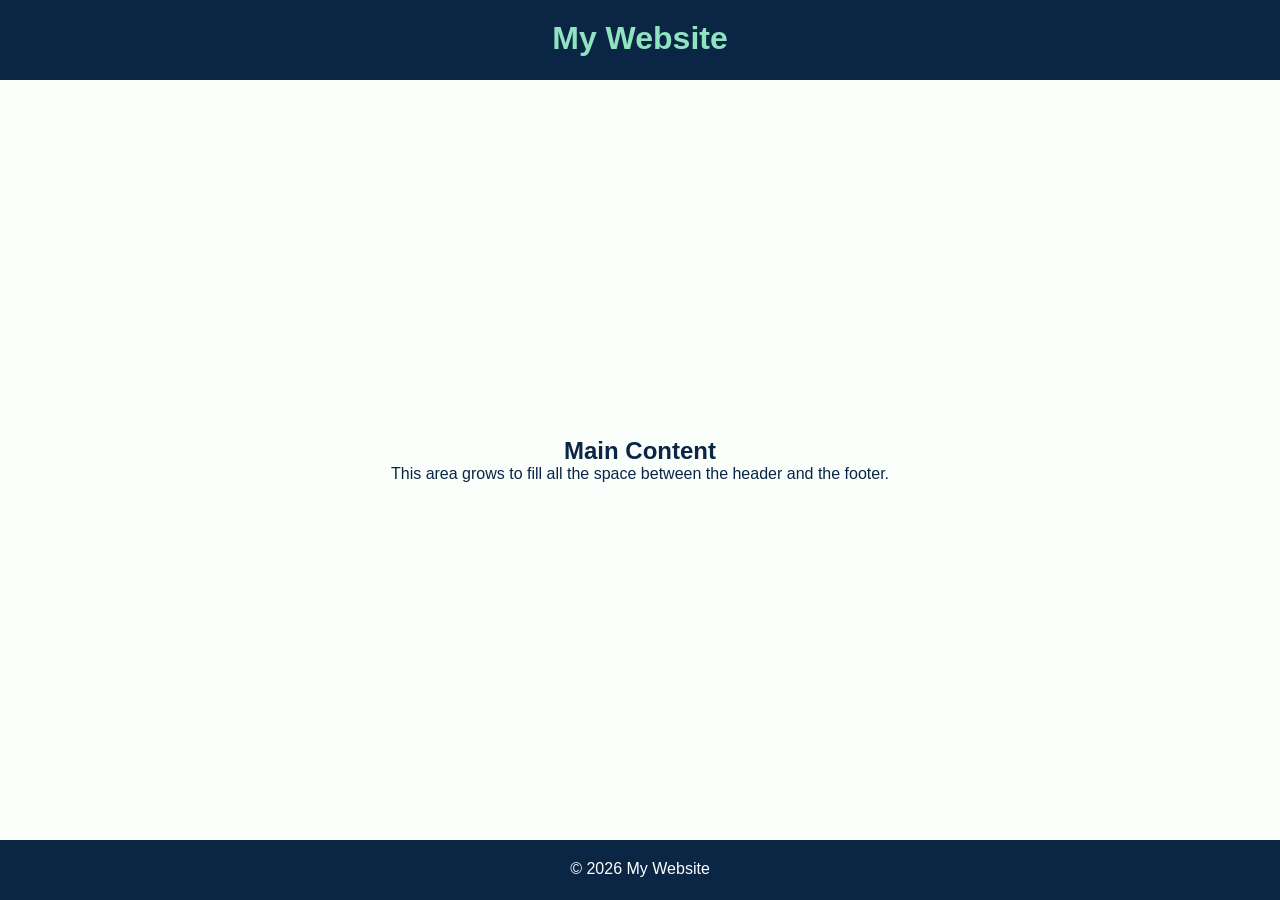
<file: level-1-deborah/index.html>
<!DOCTYPE html>
<html lang="en">
<head>
  <meta charset="UTF-8">
  <meta name="viewport" content="width=device-width, initial-scale=1">
  <title>Level 1: Basic Layout</title>

  <!-- To switch layouts: keep only ONE stylesheet line active and comment out the others. -->
  <!-- <link rel="stylesheet" href="css/flexbox.css"> -->
  <!-- <link rel="stylesheet" href="css/grid.css"> -->
  <link rel="stylesheet" href="css/style1.css">
</head>
<body>
  <header>
    <h1>My Website</h1>
  </header>

  <main>
    <h2>Main Content</h2>
    <p>This area grows to fill all the space between the header and the footer.</p>
  </main>

  <footer>
    <p>&copy; 2026 My Website</p>
  </footer>
</body>
</html>
</file>
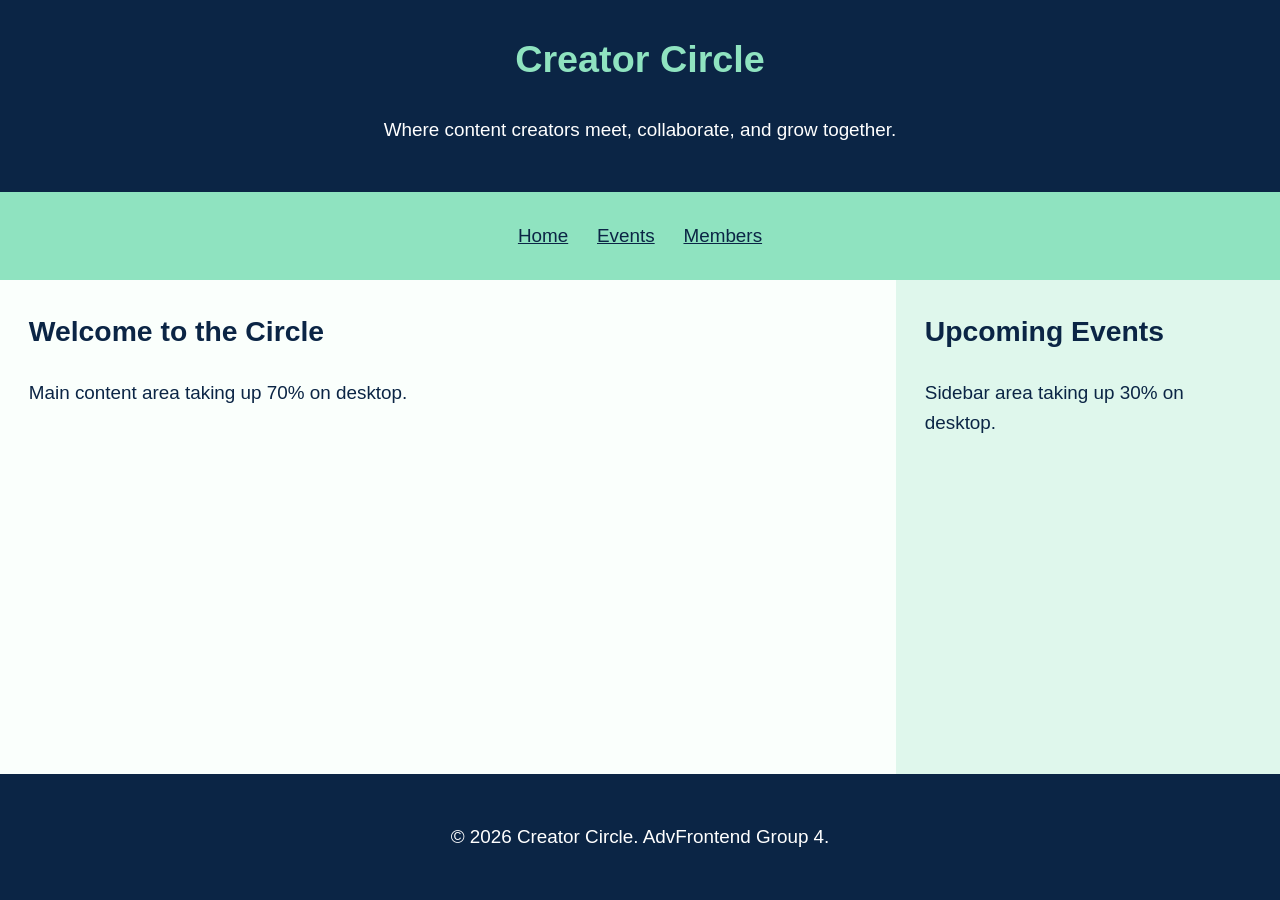
<file: level-2-multi-column/index.html>
<!DOCTYPE html>
<html lang="en">

<head>
    <meta charset="UTF-8">
    <meta name="viewport" content="width=device-width, initial-scale=1">
    <title>Creator Circle | Flexbox vs Grid</title>

    <!-- this adds basic colors and spacing to the page -->
    <style>
        :root {
            --color-dark: #0b2545;
            --color-mint: #8fe3c0;
            --color-sidebar: #dff7ec;
            --color-main: #fafffc;
            --color-light: #ffffff;
            --space: clamp(1rem, 0.6rem + 1.5vw, 2rem);
        }

        * {
            box-sizing: border-box;
        }

        body {
            margin: 0;
            font-family: Arial, Helvetica, sans-serif;
            font-size: clamp(1rem, 0.9rem + 0.35vw, 1.25rem);
            line-height: 1.6;
            color: var(--color-dark);
            background: var(--color-sidebar);
        }

        h1,
        h2,
        h3,
        h4 {
            margin-top: 0;
        }

        header,
        nav,
        aside,
        main,
        footer {
            padding: var(--space);
        }

        a {
            color: var(--color-dark);
        }

        .header,
        .footer {
            background: var(--color-dark);
            color: var(--color-light);
            text-align: center;
        }

        .header h1 {
            color: var(--color-mint);
        }

        .nav {
            background: var(--color-mint);
        }

        .main {
            background: var(--color-main);
        }

        .sidebar {
            background: var(--color-sidebar);
        }

        .nav__list {
            display: flex;
            justify-content: center;
            gap: var(--space);
            margin: 0;
            padding: 0;
            list-style: none;
        }
    </style>

    <!-- remove one of the comment tags here to try out flexbox or grid -->
    <!-- <link rel="stylesheet" href="flexbox-style.css"> -->
    <link rel="stylesheet" href="grid-style.css">

</head>

<body>

    <div class="page">
        <header class="header">
            <h1>Creator Circle</h1>
            <p>Where content creators meet, collaborate, and grow together.</p>
        </header>

        <nav class="nav">
            <ul class="nav__list">
                <li><a href="#">Home</a></li>
                <li><a href="#">Events</a></li>
                <li><a href="#">Members</a></li>
            </ul>
        </nav>

        <div class="content">
            <main class="main">
                <h2>Welcome to the Circle</h2>
                <p>Main content area taking up 70% on desktop.</p>
            </main>

            <aside class="sidebar">
                <h2>Upcoming Events</h2>
                <p>Sidebar area taking up 30% on desktop.</p>
            </aside>
        </div>

        <footer class="footer">
            <p>&copy; 2026 Creator Circle. AdvFrontend Group 4.</p>
        </footer>
    </div>

</body>

</html>
</file>
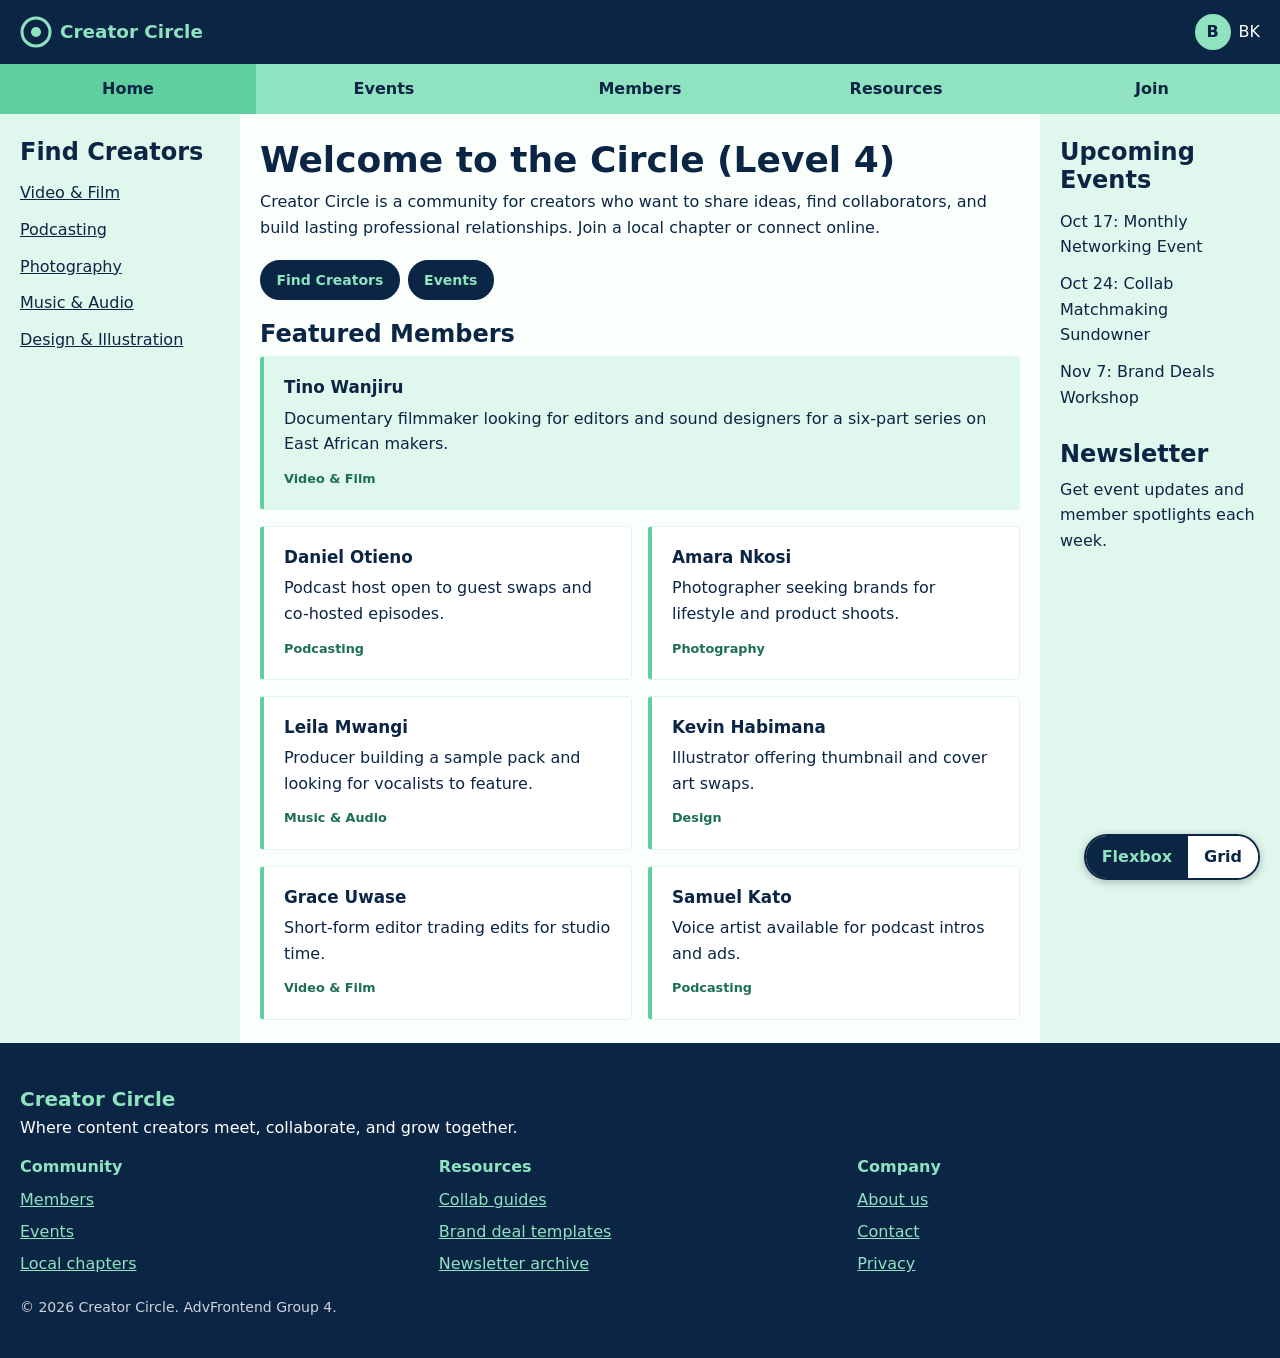
<file: level-4-holy-grail/index.html>
<!DOCTYPE html>
<html lang="en">
<head>
  <meta charset="UTF-8">
  <meta name="viewport" content="width=device-width, initial-scale=1">
  <title>Creator Circle | Level 4 Holy Grail</title>

  <!-- for shared typography, components, etc.. -->
  <link rel="stylesheet" href="css/base.css">
  <!-- layout technique used -->
  <script>
    const layout = new URLSearchParams(location.search).get('layout') === 'grid' ? 'grid' : 'flexbox';
    document.write(`<link rel="stylesheet" href="css/${layout}-style.css">`);
  </script>
</head>
<body>

  <div class="layout-switch" role="group" aria-label="Choose layout technique">
    <a href="?layout=flexbox" data-layout="flexbox">Flexbox</a>
    <a href="?layout=grid" data-layout="grid">Grid</a>
  </div>

  <div class="page">

    <!-- fixed header -->
    <header class="site-header">
      <a class="brand" href="#" aria-label="Creator Circle home">
        <svg viewBox="0 0 32 32" aria-hidden="true">
          <circle cx="16" cy="16" r="14" fill="none" stroke="currentColor" stroke-width="3"/>
          <circle cx="16" cy="16" r="5" fill="currentColor"/>
        </svg>
        <span>Creator Circle</span>
      </a>

      <details class="user-menu">
        <summary>
          <span class="user-menu__avatar" aria-hidden="true">B</span>
          <span class="user-menu__name">BK</span>
        </summary>
        <ul class="user-menu__panel">
          <li><a href="#">My profile</a></li>
          <li><a href="#">Settings</a></li>
          <li><a href="#">Sign out</a></li>
        </ul>
      </details>
    </header>

    <nav class="nav" aria-label="Main navigation">
      <ul class="nav__list">
        <li><a href="#" aria-current="page">Home</a></li>
        <li><a href="#">Events</a></li>
        <li><a href="#">Members</a></li>
        <li><a href="#">Resources</a></li>
        <li><a href="#">Join</a></li>
      </ul>
    </nav>

    <div class="content">
      <aside class="sidebar sidebar--left" id="sidebar-left" aria-label="Browse creators by niche">
        <h2>Find Creators</h2>
        <ul>
          <li><a href="#">Video &amp; Film</a></li>
          <li><a href="#">Podcasting</a></li>
          <li><a href="#">Photography</a></li>
          <li><a href="#">Music &amp; Audio</a></li>
          <li><a href="#">Design &amp; Illustration</a></li>
        </ul>
      </aside>

      <main class="main">
        <h1>Welcome to the Circle (Level 4)</h1>
        <p>Creator Circle is a community for creators who want to share ideas, find collaborators, and build lasting professional relationships. Join a local chapter or connect online.</p>

        <!-- sidebars collapse and expand with these buttons below -->
        <div class="toolbar" role="group" aria-label="Show or hide sidebars">
          <button type="button" data-toggle="left" aria-controls="sidebar-left" aria-expanded="true">Find Creators</button>
          <button type="button" data-toggle="right" aria-controls="sidebar-right" aria-expanded="true">Events</button>
        </div>

        <section class="featured" aria-labelledby="featured-title">
          <h2 id="featured-title">Featured Members</h2>
          <div class="card-grid">
            <article class="card card--featured">
              <h3>Tino Wanjiru</h3>
              <p>Documentary filmmaker looking for editors and sound designers for a six-part series on East African makers.</p>
              <footer class="card__tag">Video &amp; Film</footer>
            </article>
            <article class="card">
              <h3>Daniel Otieno</h3>
              <p>Podcast host open to guest swaps and co-hosted episodes.</p>
              <footer class="card__tag">Podcasting</footer>
            </article>
            <article class="card">
              <h3>Amara Nkosi</h3>
              <p>Photographer seeking brands for lifestyle and product shoots.</p>
              <footer class="card__tag">Photography</footer>
            </article>
            <article class="card">
              <h3>Leila Mwangi</h3>
              <p>Producer building a sample pack and looking for vocalists to feature.</p>
              <footer class="card__tag">Music &amp; Audio</footer>
            </article>
            <article class="card">
              <h3>Kevin Habimana</h3>
              <p>Illustrator offering thumbnail and cover art swaps.</p>
              <footer class="card__tag">Design</footer>
            </article>
            <article class="card">
              <h3>Grace Uwase</h3>
              <p>Short-form editor trading edits for studio time.</p>
              <footer class="card__tag">Video &amp; Film</footer>
            </article>
            <article class="card">
              <h3>Samuel Kato</h3>
              <p>Voice artist available for podcast intros and ads.</p>
              <footer class="card__tag">Podcasting</footer>
            </article>
          </div>
        </section>
      </main>

      <aside class="sidebar sidebar--right" id="sidebar-right" aria-label="Upcoming events and newsletter">
        <section>
          <h2>Upcoming Events</h2>
          <ul>
            <li><time datetime="2026-10-17">Oct 17</time>: Monthly Networking Event</li>
            <li><time datetime="2026-10-24">Oct 24</time>: Collab Matchmaking Sundowner</li>
            <li><time datetime="2026-11-07">Nov 7</time>: Brand Deals Workshop</li>
          </ul>
        </section>
        <section>
          <h2>Newsletter</h2>
          <p>Get event updates and member spotlights each week.</p>
        </section>
      </aside>
    </div>

    <footer class="footer">
      <div class="footer__about">
        <p class="footer__brand">Creator Circle</p>
        <p>Where content creators meet, collaborate, and grow together.</p>
      </div>

      <div class="footer__links">
        <section>
          <h2>Community</h2>
          <ul>
            <li><a href="#">Members</a></li>
            <li><a href="#">Events</a></li>
            <li><a href="#">Local chapters</a></li>
          </ul>
        </section>
        <section>
          <h2>Resources</h2>
          <ul>
            <li><a href="#">Collab guides</a></li>
            <li><a href="#">Brand deal templates</a></li>
            <li><a href="#">Newsletter archive</a></li>
          </ul>
        </section>
        <section>
          <h2>Company</h2>
          <ul>
            <li><a href="#">About us</a></li>
            <li><a href="#">Contact</a></li>
            <li><a href="#">Privacy</a></li>
          </ul>
        </section>
      </div>

      <p class="footer__legal">&copy; 2026 Creator Circle. AdvFrontend Group 4.</p>
    </footer>

  </div>

  <script>
    // collapse / expand sidebars
    const content = document.querySelector('.content');
    document.querySelectorAll('[data-toggle]').forEach((btn) => {
      btn.addEventListener('click', () => {
        const collapsed = content.classList.toggle(`is-${btn.dataset.toggle}-collapsed`);
        btn.setAttribute('aria-expanded', String(!collapsed));
      });
    });

    // mark which layout technique is active
    document.querySelector(`.layout-switch a[data-layout="${layout}"]`).setAttribute('aria-current', 'true');
  </script>
</body>
</html>
</file>
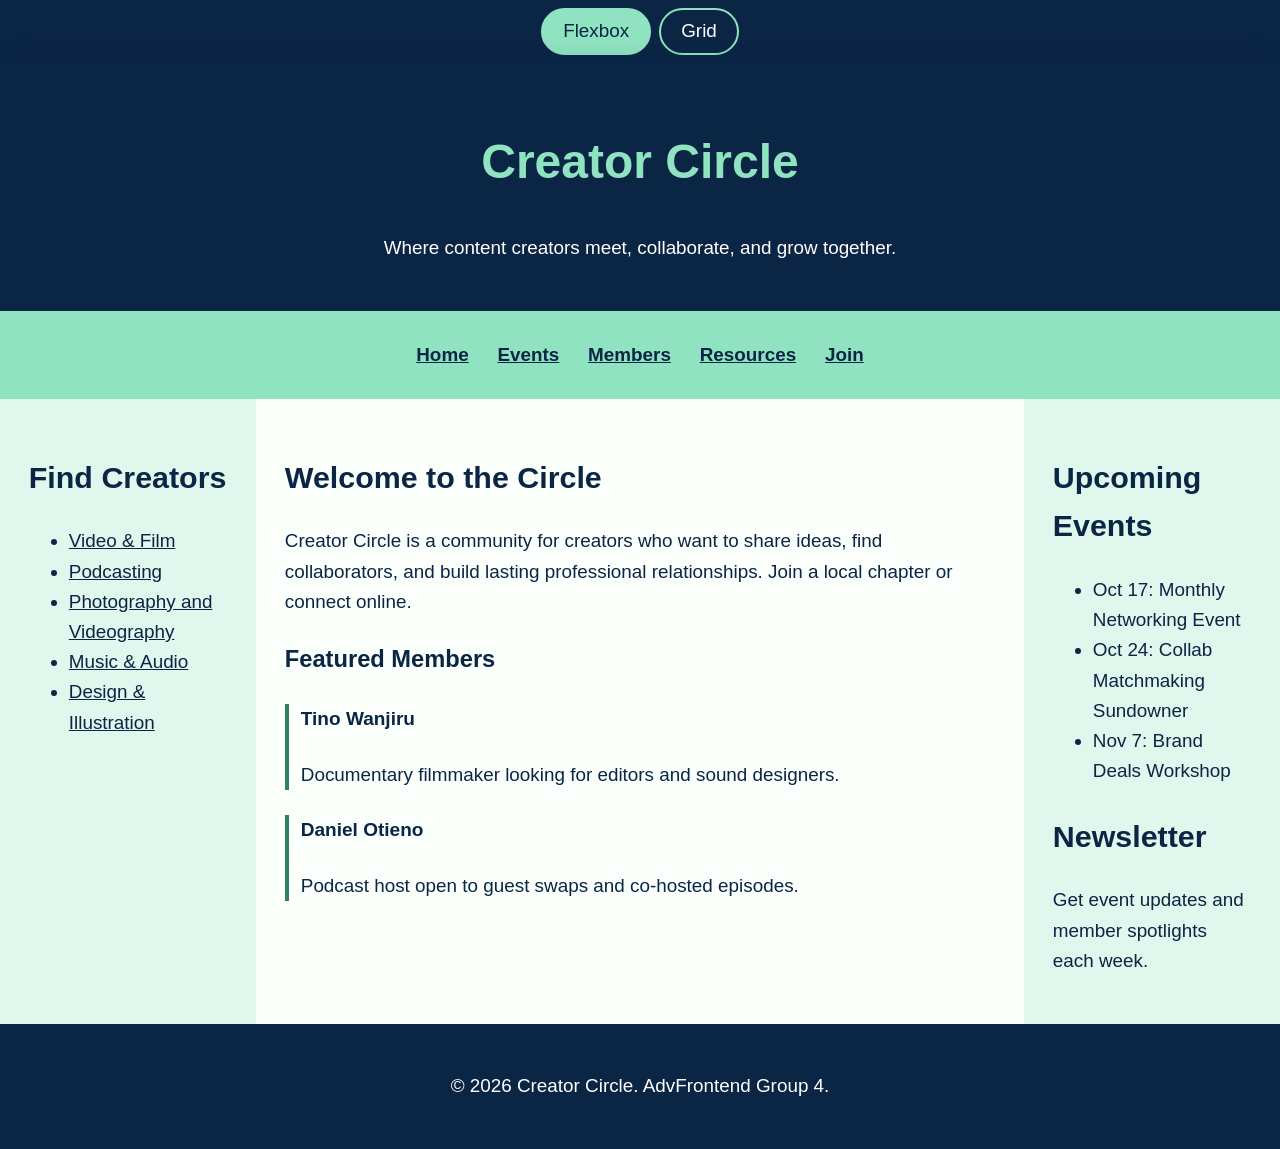
<file: level-3Leila/layout_level3.html>
<!DOCTYPE html>
<html lang="en">
<head>
  <meta charset="UTF-8">
  <meta name="viewport" content="width=device-width, initial-scale=1">
  <title>Creator Circle | Flexbox vs Grid</title>
  <link rel="stylesheet" href="css_level3/style3.css">
  <!-- Layout stylesheet: the switcher below swaps this between css_level3/flexbox3.css and css_level3/grid3.css -->
  <link rel="stylesheet" href="css_level3/flexbox3.css" id="layout-css">
</head>
<body>

  <!-- Layout switcher (demo only): toggles which layout stylesheet is loaded -->
  <div class="layout-switch" role="group" aria-label="Choose layout technique">
    <button type="button" data-css="css_level3/flexbox3.css" aria-pressed="true">Flexbox</button>
    <button type="button" data-css="css_level3/grid3.css" aria-pressed="false">Grid</button>
  </div>

  <!-- Flexbox: .page is the outer flex column and .content is the nested flex row.
       Grid: .page is the grid container and .content uses display: contents,
       so header, nav, asides, main and footer sit directly in the named areas. -->
  <div class="page">

    <header class="header">
      <h1>Creator Circle</h1>
      <p>Where content creators meet, collaborate, and grow together.</p>
    </header>

    <nav class="nav" aria-label="Main navigation">
      <ul class="nav__list">
        <li><a href="#">Home</a></li>
        <li><a href="#">Events</a></li>
        <li><a href="#">Members</a></li>
        <li><a href="#">Resources</a></li>
        <li><a href="#">Join</a></li>
      </ul>
    </nav>

    <div class="content">
      <aside class="sidebar sidebar--left" aria-label="Browse creators by niche">
        <h2>Find Creators</h2>
        <ul>
          <li><a href="#">Video &amp; Film</a></li>
          <li><a href="#">Podcasting</a></li>
          <li><a href="#">Photography and Videography</a></li>
          <li><a href="#">Music &amp; Audio</a></li>
          <li><a href="#">Design &amp; Illustration</a></li>
        </ul>
      </aside>

      <main class="main">
        <h2>Welcome to the Circle</h2>
        <p>Creator Circle is a community for creators who want to share ideas, find collaborators, and build lasting professional relationships. Join a local chapter or connect online.</p>

        <section class="featured">
          <h3>Featured Members</h3>
          <article class="member">
            <h4>Tino Wanjiru</h4>
            <p>Documentary filmmaker looking for editors and sound designers.</p>
          </article>
          <article class="member">
            <h4>Daniel Otieno</h4>
            <p>Podcast host open to guest swaps and co-hosted episodes.</p>
          </article>
        </section>
      </main>

      <aside class="sidebar sidebar--right" aria-label="Upcoming events and newsletter">
        <section>
          <h2>Upcoming Events</h2>
          <ul>
            <li><time datetime="2026-10-17">Oct 17</time>: Monthly Networking Event</li>
            <li><time datetime="2026-10-24">Oct 24</time>: Collab Matchmaking Sundowner</li>
            <li><time datetime="2026-11-07">Nov 7</time>: Brand Deals Workshop</li>
          </ul>
        </section>
        <section>
          <h2>Newsletter</h2>
          <p>Get event updates and member spotlights each week.</p>
        </section>
      </aside>
    </div>

    <footer class="footer">
      <p>&copy; 2026 Creator Circle. AdvFrontend Group 4.</p>
    </footer>

  </div>

  <script>
    const layoutLink = document.getElementById('layout-css');
    const buttons = document.querySelectorAll('.layout-switch button');

    buttons.forEach((button) => {
      button.addEventListener('click', () => {
        layoutLink.href = button.dataset.css;
        buttons.forEach((b) => b.setAttribute('aria-pressed', b === button));
      });
    });
  </script>
</body>
</html>
</file>
<file: level-1-deborah/css/flexbox.css>
* {
  box-sizing: border-box;
  margin: 0;
}

body {
  font-family: Arial, sans-serif;
  display: flex;            
  flex-direction: column;  
  min-height: 100vh;     
  color: #0b2545;
  background: #dff7ec;
}

header {
  height: 80px;            
  padding: 20px;
  background: #0b2545;
  color: white;
  text-align: center;
}

header h1 {
  color: #8fe3c0;
}

main {
  display: flex;
  flex-direction: column;
  align-items: center;
  justify-content: center;
  flex: 1;                  
  padding: 30px;
  background: #fafffc;
  text-align: center;
}

footer {
  height: 60px;             
  padding: 20px;
  background: #0b2545;
  color: white;
  text-align: center;
}

@media (max-width: 768px) {
  header {
    height: 60px;
    padding: 10px;
  }

  main {
    padding: 15px;
  }

  footer {
    height: 40px;
    padding: 10px;
  }
}
</file>
<file: level-1-deborah/css/grid.css>
* {
  box-sizing: border-box;
  margin: 0;
}

body {
  font-family: Arial, sans-serif;
  display: grid;                     
  grid-template-rows: 80px 1fr 60px; 
  grid-template-areas:
    "header"
    "main"
    "footer";                         
  min-height: 100vh;            
  color: #0b2545;
  background: #dff7ec;
}

header {
  grid-area: header;           
  padding: 20px;
  background: #0b2545;
  color: white;
  text-align: center;
}

header h1 {
  color: #8fe3c0;
}

main {
  display: flex;
  flex-direction: column;
  align-items: center;
  justify-content: center;
  grid-area: main;
  padding: 30px;
  background: #fafffc;
  text-align: center;
}

footer {
  grid-area: footer;
  padding: 20px;
  background: #0b2545;
  color: white;
  text-align: center;
}

@media (max-width: 768px) {
  body {
    grid-template-rows: 60px 1fr 40px;
  }

  header {
    padding: 10px;
  }

  main {
    padding: 15px;
  }

  footer {
    padding: 10px;
  }
}
</file>
<file: level-1-deborah/css/style1.css>
* {
  box-sizing: border-box;
  margin: 0;
}

body {
  font-family: Arial, sans-serif;
  color: #0b2545;
  background: #dff7ec;
}

header {
  height: 80px;   
  padding: 20px;
  background: #0b2545;
  color: white;
  text-align: center;
}

header h1 {
  color: #8fe3c0;
}

main {
  display: flex;
  flex-direction: column;
  align-items: center;
  justify-content: center;
  min-height: calc(100vh - 140px);
  padding: 30px;
  background: #fafffc;
  text-align: center;
}

footer {
  height: 60px; 
  padding: 20px;
  background: #0b2545;
  color: white;
  text-align: center;
}

@media (max-width: 768px) {
  header {
    height: 60px;
    padding: 10px;
  }

  main {
    min-height: calc(100vh - 100px);
    padding: 15px;
  }

  footer {
    height: 40px;
    padding: 10px;
  }
}
</file>
<file: level-2-multi-column/flexbox-style.css>
.page {
    display: flex;
    flex-direction: column;
    min-height: 100vh;
}

.content {
    display: flex;
    flex-wrap: wrap;
    flex: 1;
    /* this pushes the footer to the very bottom */
}

/* this makes the boxes take the full width on phones */
.main,
.sidebar {
    flex-basis: 100%;
}

/* this makes the screen split 70 percent and 30 percent on big screens */
@media (min-width: 768px) {
    .main {
        flex-basis: 70%;
        max-width: 70%;
    }

    .sidebar {
        flex-basis: 30%;
        max-width: 30%;
    }
}
</file>
<file: level-2-multi-column/grid-style.css>
.page {
    display: grid;
    grid-template-columns: 1fr;
    grid-template-rows: auto auto 1fr auto;
    grid-template-areas:
        "header"
        "nav"
        "main"
        "sidebar"
        "footer";
    min-height: 100vh;
}

.content {
    display: contents;
    /* this lets the child items use the grid from the main page */
}

.header {
    grid-area: header;
}

.nav {
    grid-area: nav;
}

.main {
    grid-area: main;
}

.sidebar {
    grid-area: sidebar;
}

.footer {
    grid-area: footer;
}

/* this sets the main part to 7 fractions and sidebar to 3 fractions on computers */
@media (min-width: 768px) {
    .page {
        grid-template-columns: 7fr 3fr;
        grid-template-areas:
            "header header"
            "nav nav"
            "main sidebar"
            "footer footer";
    }
}
</file>
<file: level-4-holy-grail/css/base.css>
:root {
  /* Palette */
  --color-dark:    #0b2545;
  --color-mint:    #8fe3c0;
  --color-sidebar: #dff7ec;
  --color-main:    #fafffc;
  --color-accent:  #5fcf9f;
  --color-light:   #ffffff;
  --color-hover:   #1d6f54;
  --color-page:    #e6efe9;

  /* layout dimensions */
  --space:     clamp(0.75rem, 0.5rem + 1vw, 1.25rem);
  --gap:       1rem;
  --header-h:  3.5rem;
  --page-max:  90rem;
  --sidebar-w: clamp(12rem, 20vw, 15rem);
}

@media (min-width: 48rem) { :root { --header-h: 4rem; } }
@media (min-width: 90rem) { :root { --sidebar-w: 17rem; } }

/* ---------- base ---------- */
*,
*::before,
*::after { box-sizing: border-box; }

html { scroll-padding-top: var(--header-h); }

body {
  margin: 0;
  font-family: system-ui, -apple-system, "Segoe UI", Roboto, sans-serif;
  line-height: 1.6;
  color: var(--color-dark);
  background: var(--color-page);
}

h1 { font-size: clamp(1.5rem, 1.1rem + 2vw, 2.25rem); }
h2 { font-size: clamp(1.15rem, 1rem + 0.8vw, 1.5rem); }
h1, h2, h3 { margin: 0 0 0.5rem; line-height: 1.2; }
p          { margin: 0 0 var(--space); }
ul         { margin: 0; padding: 0; list-style: none; }

a       { color: var(--color-dark); }
a:hover { color: var(--color-hover); }

/* centred and capped page */
.page {
  max-width: var(--page-max);
  margin-inline: auto;
  padding-top: var(--header-h);
  background: var(--color-main);
  box-shadow: 0 0 2rem rgb(0 0 0 / 0.12);
}

/* ---------- fixed header ---------- */
.site-header {
  position: fixed;
  top: 0;
  left: 0;
  right: 0;
  z-index: 30;
  max-width: var(--page-max);
  height: var(--header-h);
  margin-inline: auto;
  padding-inline: var(--space);
  background: var(--color-dark);
  color: var(--color-light);
}

.brand {
  display: inline-flex;
  align-items: center;
  gap: 0.5rem;
  color: var(--color-mint);
  font-size: 1.15rem;
  font-weight: 700;
  text-decoration: none;
}

.brand:hover { color: var(--color-light); }
.brand svg   { width: 2rem; height: 2rem; }

/* user menu*/
.user-menu          { position: relative; }
.user-menu summary  { display: flex; align-items: center; gap: 0.5rem; cursor: pointer; list-style: none; }
.user-menu summary::-webkit-details-marker { display: none; }

.user-menu__avatar {
  display: grid;
  place-items: center;
  width: 2.25rem;
  height: 2.25rem;
  border-radius: 50%;
  background: var(--color-mint);
  color: var(--color-dark);
  font-weight: 700;
}

.user-menu__name { display: none; }

.user-menu__panel {
  position: absolute;
  top: calc(100% + 0.5rem);
  right: 0;
  min-width: 10rem;
  padding: 0.5rem 0;
  background: var(--color-light);
  border-radius: 0.5rem;
  box-shadow: 0 4px 16px rgb(0 0 0 / 0.25);
}

.user-menu__panel a       { display: block; padding: 0.5rem 1rem; text-decoration: none; }
.user-menu__panel a:hover { background: var(--color-sidebar); }

/* ---------- navigation ---------- */
.nav { background: var(--color-mint); }

.nav a {
  display: block;
  padding: 0.75rem 1rem;
  font-weight: 600;
  text-align: center;
  text-decoration: none;
  white-space: nowrap;
}

.nav a:hover,
.nav a[aria-current="page"] {
  background: var(--color-accent);
  color: var(--color-dark);
}

/* ---------- columns ---------- */
.sidebar { background: var(--color-sidebar); }

.sidebar,
.main { padding: 1.5rem var(--space); }

.sidebar li                { padding: 0.35rem 0; }
.sidebar section + section { margin-top: 1.5rem; }

/* how sidebars collapse */
.content                     { --left-w: var(--sidebar-w); --right-w: var(--sidebar-w); }
.content.is-left-collapsed   { --left-w: 0px; }
.content.is-right-collapsed  { --right-w: 0px; }

.is-left-collapsed  .sidebar--left,
.is-right-collapsed .sidebar--right { display: none; }

.main { container: main / inline-size; }

/* ---------- toolbar ---------- */
.toolbar {
  display: flex;
  gap: 0.5rem;
  margin-bottom: var(--space);
}

.toolbar button {
  padding: 0.4rem 0.9rem;
  border: 2px solid var(--color-dark);
  border-radius: 999px;
  background: var(--color-light);
  color: var(--color-dark);
  font: inherit;
  font-size: 0.875rem;
  font-weight: 600;
  cursor: pointer;
}

.toolbar button[aria-expanded="true"] {
  background: var(--color-dark);
  color: var(--color-mint);
}

/* ---------- cards ---------- */
.card-grid { --cols: 1; }

@container main (min-width: 34rem) { .card-grid { --cols: 2; } }
@container main (min-width: 56rem) { .card-grid { --cols: 3; } }

.card {
  display: flex;
  flex-direction: column;
  padding: var(--space);
  background: var(--color-light);
  border: 1px solid var(--color-sidebar);
  border-left: 4px solid var(--color-accent);
  border-radius: 0.25rem;
}

.card--featured { background: var(--color-sidebar); }

.card h3 { margin: 0 0 0.5rem; font-size: 1.05rem; }
.card p  { margin: 0 0 0.75rem; }

.card__tag {
  margin-top: auto;
  color: var(--color-hover);
  font-size: 0.8rem;
  font-weight: 600;
}

/* ---------- footer ---------- */
.footer {
  padding: calc(var(--space) * 2) var(--space) 4.5rem; /* bottom room for the layout switch */
  background: var(--color-dark);
  color: var(--color-light);
}

.footer a            { color: var(--color-mint); }
.footer a:hover      { color: var(--color-light); }
.footer h2           { color: var(--color-mint); font-size: 1rem; }
.footer li           { padding: 0.2rem 0; }
.footer p            { margin: 0; }
.footer__brand       { color: var(--color-mint); font-size: 1.25rem; font-weight: 700; }
.footer__legal       { font-size: 0.875rem; opacity: 0.8; }

/* ---------- layout switch ---------- */
.layout-switch {
  position: fixed;
  right: var(--space);
  bottom: var(--space);
  z-index: 40;
  display: flex;
  overflow: hidden;
  border: 2px solid var(--color-dark);
  border-radius: 999px;
  box-shadow: 0 2px 8px rgb(0 0 0 / 0.25);
}

.layout-switch a {
  padding: 0.5rem 1rem;
  background: var(--color-light);
  color: var(--color-dark);
  font-weight: 600;
  text-decoration: none;
}

.layout-switch a[aria-current="true"] {
  background: var(--color-dark);
  color: var(--color-mint);
}

/* ---------- large phone and up ---------- */
@media (min-width: 36rem) {
  .user-menu__name { display: inline; }
}

@media (min-width: 48rem) {
  .footer { padding-bottom: calc(var(--space) * 2); }
}
</file>
<file: level-3Leila/css_level3/style3.css>
:root {
  --color-dark:    #0b2545;  
  --color-mint:    #8fe3c0;  
  --color-sidebar: #dff7ec;  
  --color-main:    #fafffc;  
  --color-accent:  #30815e;  
  --color-light:   #ffffff;
  --space: clamp(1rem, 0.6rem + 1.5vw, 2rem); 
}

* { box-sizing: border-box; }

body {
  display: flex;               
  flex-direction: column;
  min-height: 100vh;
  min-height: 100dvh;
  margin: 0;
  font-family: Arial, Helvetica, sans-serif;
  font-size: clamp(1rem, 0.9rem + 0.35vw, 1.25rem);
  line-height: 1.6;
  color: var(--color-dark);
  background: var(--color-sidebar);
}

h1 { font-size: clamp(1.75rem, 1.2rem + 2.5vw, 3rem); }
h2 { font-size: clamp(1.35rem, 1.1rem + 1vw, 2rem); }
h3 { font-size: clamp(1.15rem, 1rem + 0.6vw, 1.5rem); }
h4 { font-size: clamp(1rem, 0.95rem + 0.3vw, 1.2rem); }

.page {
  flex: 1;
  width: 100%;
  max-width: 1440px;
  margin-inline: auto;
  box-shadow: 0 0 24px rgba(11, 37, 69, 0.2);
}

header, nav, aside, main, footer { padding: var(--space); }

a       { color: var(--color-dark); }
a:hover { color: #1d6f54; }

.header,
.footer {
  background: var(--color-dark);
  color: var(--color-light);
  text-align: center;
}

.header h1 { color: var(--color-mint); }

.nav      { background: var(--color-mint); }
.sidebar  { background: var(--color-sidebar); }
.main     { background: var(--color-main); }

.nav__list {
  display: flex;
  flex-wrap: wrap;
  justify-content: center;
  gap: var(--space);
  margin: 0;
  padding: 0;
  list-style: none;
  font-weight: bold;
}

.member {
  border-left: 4px solid var(--color-accent);
  padding-left: 0.75rem;
}

.layout-switch {
  display: flex;
  justify-content: center;
  gap: 0.5rem;
  padding: 0.5rem;
  background: var(--color-dark);
}

.layout-switch button {
  padding: 0.4rem 1.25rem;
  border: 2px solid var(--color-mint);
  border-radius: 999px;
  background: var(--color-dark);
  color: var(--color-light);
  font: inherit;
  cursor: pointer;
}

.layout-switch button[aria-pressed="true"] {
  background: var(--color-mint);
  color: var(--color-dark);
}

.layout-switch { flex-wrap: wrap; align-items: center; }

.layout-note {
  flex-basis: 100%;
  margin: 0;
  padding-inline: 1rem;
  text-align: center;
  font-size: 0.9rem;
  line-height: 1.4;
  color: var(--color-mint);
}

.page,
.page > *,
.content > * { position: relative; }

.show-structure .page {
  outline: 3px solid var(--demo-color);
  outline-offset: -3px;
}

.show-structure :is(.header, .nav, .sidebar, .main, .footer) {
  outline: 2px dashed var(--demo-color);
  outline-offset: -6px;
}

.show-structure :is(.header, .nav, .sidebar, .main, .footer, .page, .content)::after {
  position: absolute;
  top: 8px;
  left: 8px;
  z-index: 1;
  padding: 0.1rem 0.5rem;
  border-radius: 4px;
  background: var(--demo-color);
  color: var(--color-light);
  font-size: 0.75rem;
  font-weight: bold;
  line-height: 1.4;
  white-space: nowrap;
}

.show-structure .header::after        { content: var(--prefix) "header"; }
.show-structure .nav::after           { content: var(--prefix) "nav"; }
.show-structure .sidebar--left::after { content: var(--prefix) "left sidebar"; }
.show-structure .main::after          { content: var(--prefix) "main"; }
.show-structure .sidebar--right::after { content: var(--prefix) "right sidebar"; }
.show-structure .footer::after        { content: var(--prefix) "footer"; }

.show-structure .page::after {
  content: var(--page-label);
  left: auto;
  right: 8px;
  z-index: 2;
}
</file>
<file: level-3Leila/css_level3/flexbox3.css>
:root {
  --demo-color: #c2410c;
  --prefix: "flex item: ";
  --page-label: "outer flex container";
}

.show-structure .content { outline: 3px dotted var(--demo-color); outline-offset: -3px; }
.show-structure .content::after {
  content: "nested flex container";
  top: auto;
  left: auto;
  right: 8px;
  bottom: 8px;
}

.page {
  display: flex;
  flex-direction: column;
}

.content {
  display: flex;
  flex-direction: column;
  flex: 1;                  
}

@media (min-width: 768px) {
  .content {
    flex-direction: row;
    flex-wrap: wrap;
  }

  .main {
    flex: 0 0 100%;
    order: 1;
  }

  .sidebar {
    flex: 1;
    order: 2;
  }
}

@media (min-width: 1024px) {
  .content { flex-wrap: nowrap; }

  .sidebar { flex: 0 0 20%; }
  .main    { flex: 0 0 60%; }

  .sidebar--left  { order: 1; }
  .main           { order: 2; }
  .sidebar--right { order: 3; }
}
</file>
